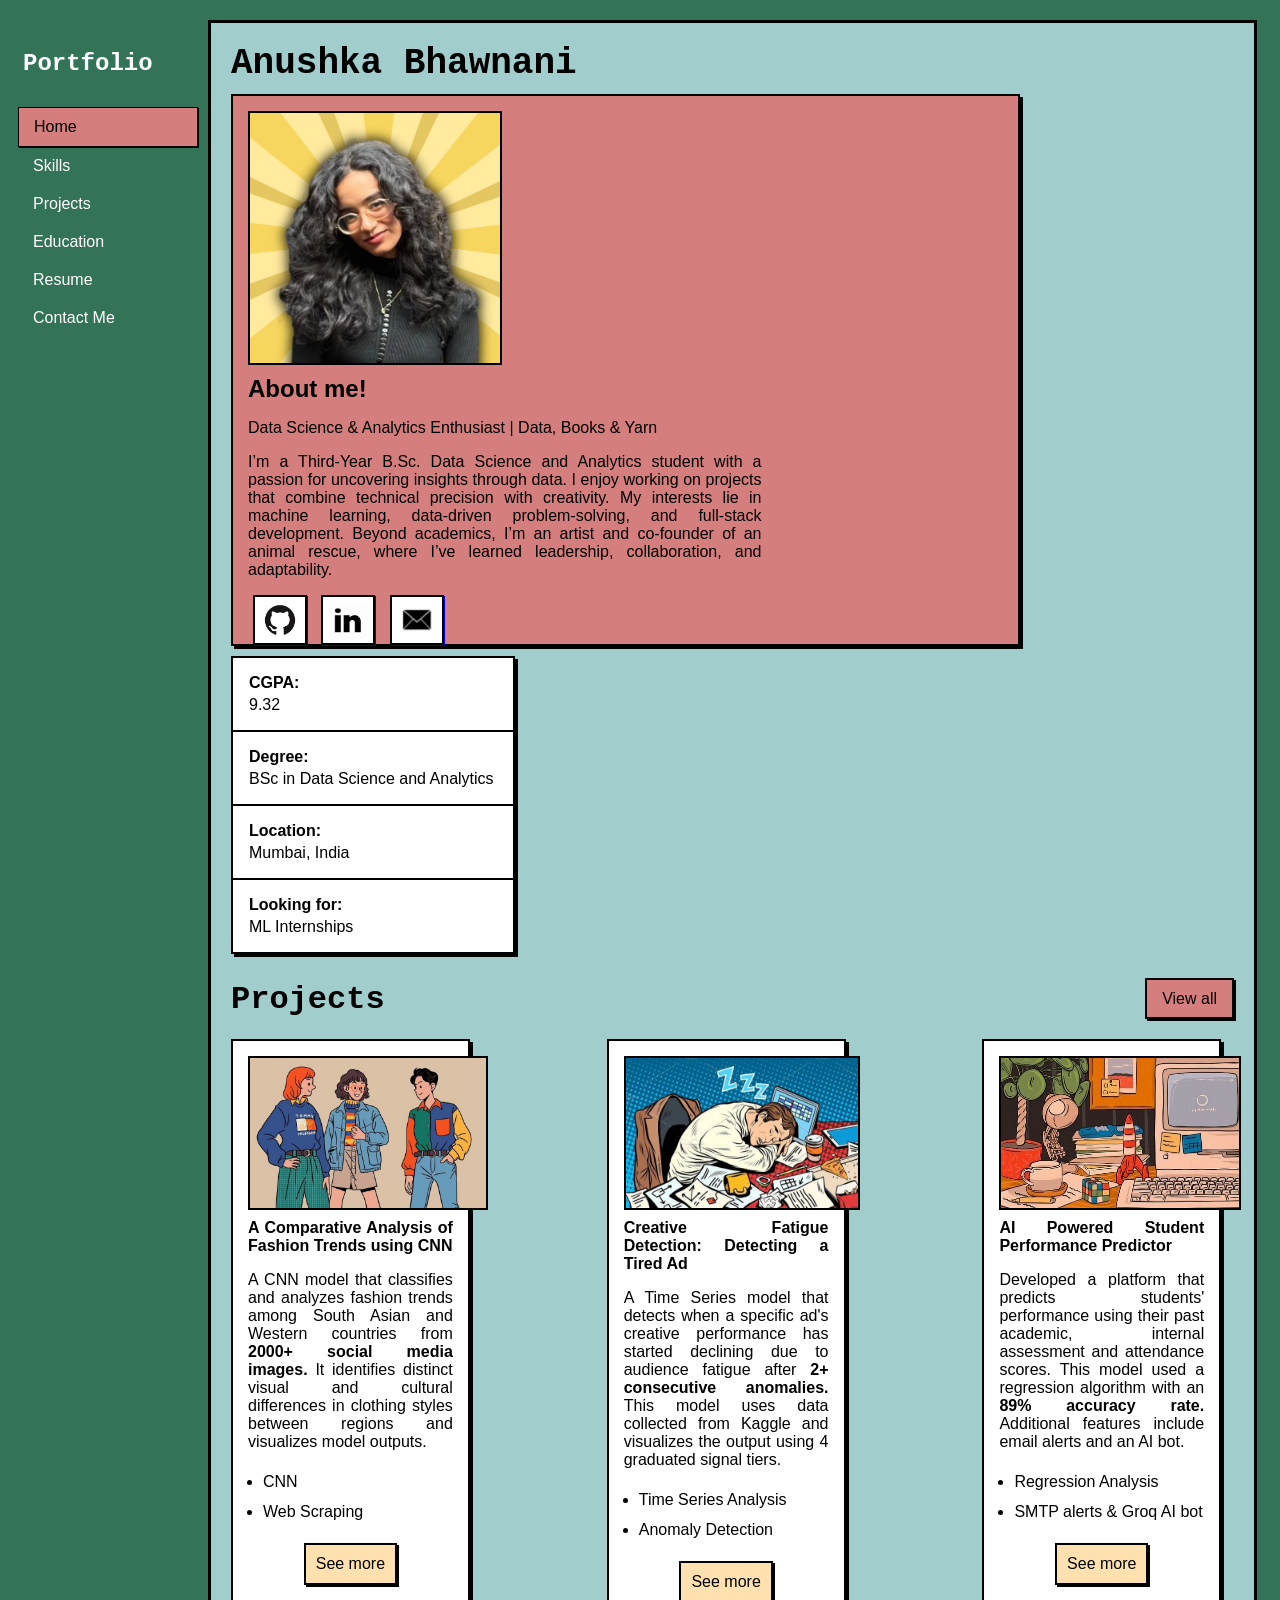
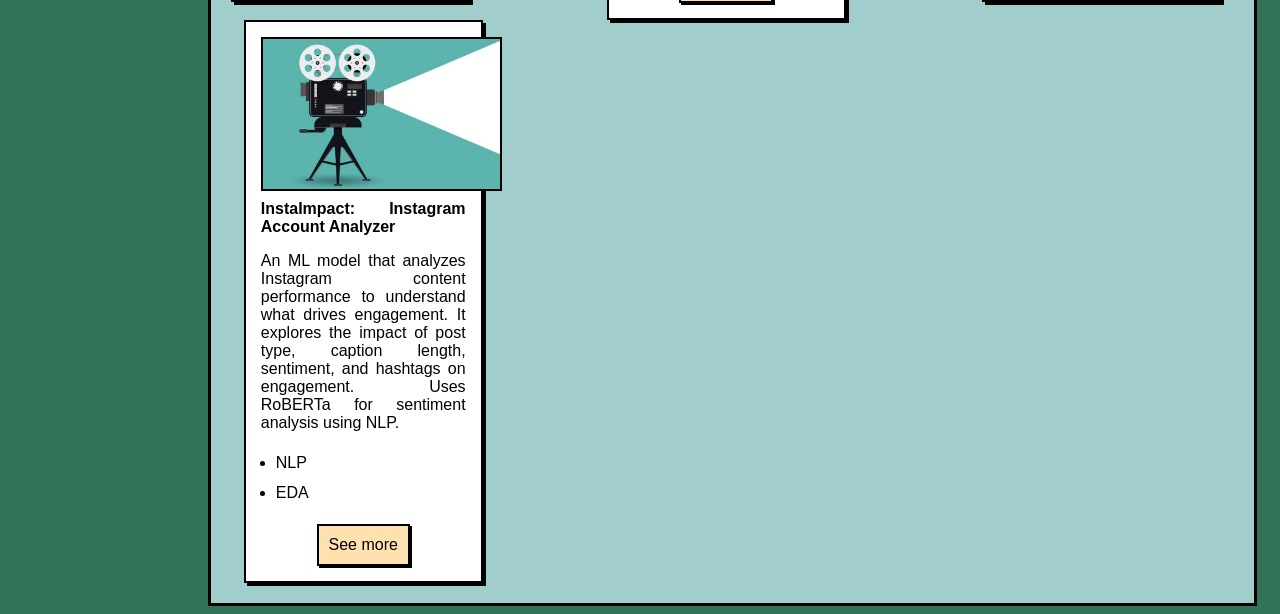
<file: index.html>
<!DOCTYPE html>
<html lang="en">
<head>
  <meta charset="UTF-8">
  <meta name="viewport" content="width=device-width, initial-scale=0">
  <title>Anushka Bhawnani | Portfolio</title>
  <link rel="stylesheet" href="styles/styles.css">
  <link rel="shortcut icon" type="image/x-icon" href="assets/bow.ico">
</head>
<body>
  <button class="menu-toggle" aria-controls="site-sidebar" aria-expanded="false">☰ Menu</button>
  <div class="sidebar" id="site-sidebar" aria-hidden="true">
      <h2 class="title">Portfolio</h2>
      <a href="index.html" class="active">Home</a>
      <a href="skills.html">Skills</a>
      <a href="https://github.com/anushkabhawnani" target="_blank">Projects</a>
      <a href="education.html">Education</a>
      <a href="assets/Anushka Bhawnani Resume.pdf" download="Anushka Bhawnani Resume">Resume</a>
      <a href="contact.html">Contact Me</a>
    </div>
  <div class="sidebar-overlay" hidden></div>
  <div class="main-body">
    <h1 class="name">Anushka Bhawnani</h1>
    <div class="summary-info">
      <div class="image-div">
      <img src="assets/linkedin pfp.png" alt="profile-picture" class="profile-pic"/></div>
      <div class="info-div">
      <h2>About me!</h2>
      <p>Data Science & Analytics Enthusiast | Data, Books & Yarn</p>
      <p>I’m a Third-Year B.Sc. Data Science and Analytics student with a passion for uncovering insights through data. I enjoy working on projects that combine technical precision with creativity. My interests lie in machine learning, data-driven problem-solving, and full-stack development. Beyond academics, I’m an artist and co-founder of an animal rescue, where I’ve learned leadership, collaboration, and adaptability.</p>
      <div class="contact-me">
        <a href="https://github.com/anushkabhawnani" target="_blank" style="text-decoration: none;">
        <img class="contact-img"src="assets/github.png" alt="github"></a>
        <a href="https://www.linkedin.com/in/anushka-bhawnani-0a3207316/" target="_blank">
        <img class="contact-img" src="assets/linkedin.jpeg" alt="linkedin"></a>
        <a href="mailto: anushkaiscoding@gmail.com" target="_blank">
        <img class="contact-img" src="assets/email.jpeg" alt="email"></a>

      </div>
    </div>
  </div>

    <div class="skills">
      <div class="summary-row">
        <b>CGPA:</b>
        <p>9.32</p>
      </div>
      <div class="summary-row">
        <b>Degree:</b>
        <p>BSc in Data Science and Analytics</p>
      </div>
      <div class="summary-row">
        <b>Location:</b>
        <p>Mumbai, India</p>
      </div>
      <div class="summary-row">
        <b>Looking for:</b>
        <p>ML Internships</p>
      </div>
    </div>

    <div class="projects">
      <h1 style="display: inline-block;">Projects</h1>
      <div class="view-all-div">
        <a href="https://github.com/anushkabhawnani" target="_blank">View all</a>
      </div>
      <div style="display: block;">
      <div class="card" style="margin-left: 0px;">
        <div class="card-image">
          <img src="assets/fashion retro.jpeg" alt="three people in fashionable clothing conversing" class="project-image">
        </div>
        <div class="card-info">
          <b>A Comparative Analysis of Fashion Trends using CNN</b>
          <p>A CNN model that classifies and analyzes fashion trends among South Asian and Western countries from <b>2000+ social media images.</b> It identifies distinct visual and cultural differences in clothing styles between regions and visualizes model outputs.</p>
          <ul>
            <li>CNN</li>
            <li>Web Scraping</li>
          </ul>
        </div>
        <a href="https://github.com/anushkabhawnani/fashion-trend-analysis" target="_blank" class="seemore-button" style="text-align: center;">See more</a>
      </div>
      <div class="card">
        <div class="card-image">
          <img src="assets/creative fatigue retro.jpeg" alt="a man dozing off on a pile of work" class="project-image">
        </div>
        <div class="card-info">
          <b>Creative Fatigue Detection: Detecting a Tired Ad</b>
          <p>A Time Series model that detects when a specific ad's creative performance has started declining due to audience fatigue after <b>2+ consecutive anomalies.</b> This model uses data collected from Kaggle and visualizes the output using 4 graduated signal tiers.</p>
          <ul>
            <li>Time Series Analysis</li>
            <li>Anomaly Detection</li>
          </ul>
        </div>
        <a href="https://github.com/anushkabhawnani/creative-fatigue-detection"target="_blank" class="seemore-button" style="text-align: center;">See more</a>
      </div>
      <div class="card">
        <div class="card-image">
          <img src="assets/student retro.jpeg" alt="casette retro" class="project-image">
        </div>
        <div class="card-info">
          <b>AI Powered Student Performance Predictor</b>
          <p>Developed a platform that predicts students' performance using their past academic, internal assessment and attendance scores. This model used a regression algorithm with an <b>89% accuracy rate.</b> Additional features include email alerts and an AI bot.</p>
          <ul>
            <li>Regression Analysis</li>
            <li>SMTP alerts & Groq AI bot</li>
          </ul>
        </div>
        <a href="https://github.com/anushkabhawnani/student-performance" target="_blank" class="seemore-button" style="text-align: center;">See more</a>
      </div>
      <div class="card" style="margin-right: 0px;">
        <div class="card-image">
          <img src="assets/instagram retro.jpeg" alt="bell and howell camera retro" class="project-image">
        </div>
        <div class="card-info">
          <b>InstaImpact: Instagram Account Analyzer</b>
          <p>An ML model that analyzes Instagram content performance to understand what drives engagement. It explores the impact of post type, caption length, sentiment, and hashtags on engagement. Uses RoBERTa for sentiment analysis using NLP.</p>
          <ul>
            <li>NLP</li>
            <li>EDA</li>
          </ul>
        </div>
        <a href="https://github.com/anushkabhawnani/instaimpact" target="_blank" class="seemore-button" style="text-align: center;">See more</a>
      </div>
      </div>
    </div>
  </div>
  <script>
    (function() {
      var toggleButton = document.querySelector('.menu-toggle');
      var sidebar = document.getElementById('site-sidebar');
      var overlay = document.querySelector('.sidebar-overlay');

      if (!toggleButton || !sidebar || !overlay) return;

      function openSidebar() {
        sidebar.classList.add('open');
        sidebar.setAttribute('aria-hidden', 'false');
        toggleButton.setAttribute('aria-expanded', 'true');
        overlay.removeAttribute('hidden');
        document.body.style.overflow = 'hidden';
      }

      function closeSidebar() {
        sidebar.classList.remove('open');
        sidebar.setAttribute('aria-hidden', 'true');
        toggleButton.setAttribute('aria-expanded', 'false');
        overlay.setAttribute('hidden', '');
        document.body.style.overflow = '';
      }

      toggleButton.addEventListener('click', function() {
        if (sidebar.classList.contains('open')) {
          closeSidebar();
        } else {
          openSidebar();
        }
      });

      overlay.addEventListener('click', closeSidebar);

      document.addEventListener('keydown', function(e) {
        if (e.key === 'Escape' && sidebar.classList.contains('open')) {
          closeSidebar();
        }
      });

      Array.prototype.forEach.call(sidebar.querySelectorAll('a'), function(link) {
        link.addEventListener('click', closeSidebar);
      });
    })();
  </script>
</body>
</html>
</file>
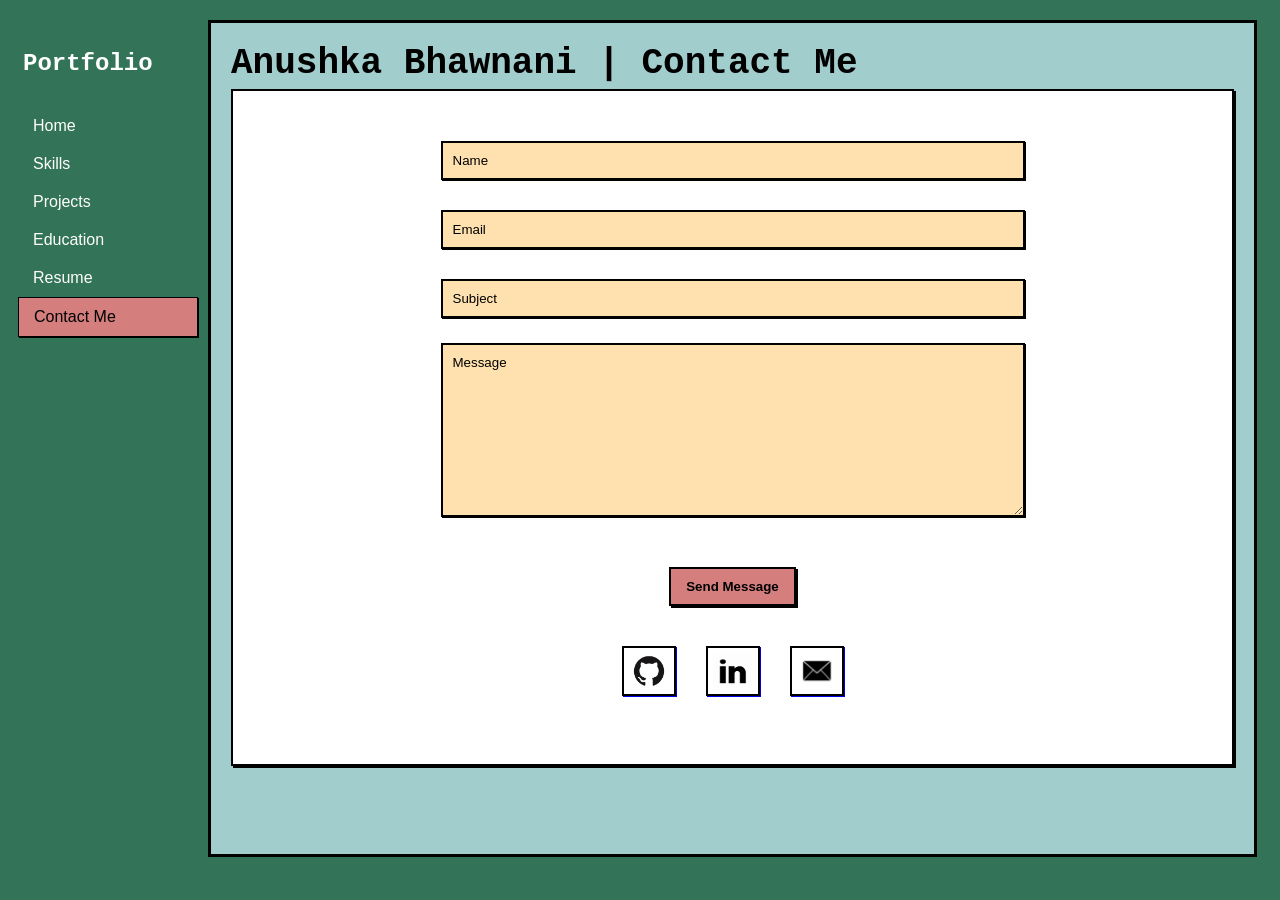
<file: contact.html>
<!DOCTYPE html>
<html lang="en">
<head>
  <meta charset="UTF-8">
  <meta name="viewport" content="width=device-width, initial-scale=1.0">
  <title>Anushka Bhawnani | Portfolio</title>
  <link rel="stylesheet" href="styles/styles.css">
  <link rel="shortcut icon" type="image/x-icon" href="assets/bow.ico">
</head>
<body>
  <button class="menu-toggle" aria-controls="site-sidebar" aria-expanded="false">☰ Menu</button>
  <div class="sidebar" id="site-sidebar" aria-hidden="true">
      <h2 class="title">Portfolio</h2>
      <a href="index.html">Home</a>
      <a href="skills.html">Skills</a>
      <a href="https://github.com/anushkabhawnani" target="_blank">Projects</a>
      <a href="education.html">Education</a>
      <a href="assets/Anushka Bhawnani Resume.pdf" download="Anushka Bhawnani Resume">Resume</a>
      <a href="contact.html" class="active">Contact Me</a>
    </div>

    <div class="sidebar-overlay" hidden></div>
  <div class="main-body" style="min-height: 93vh;">
    <h1 class="name">Anushka Bhawnani | Contact Me</h1>

  <div class="contact-container">
    <form action="https://formcarry.com/s/j09RBOIUssn" method="POST" class="formcarry-form">
      <input type="text" id="name" name="name" placeholder="Name">

      <input type="email" id="email" name="email" placeholder="Email" required>

      <input type="text" id="subject" name="subject" style="margin-bottom: 0px;" required placeholder="Subject">

      <textarea id="message" name="message" rows="5" required placeholder="Message"></textarea>

      <button type="submit">Send Message</button>
    </form>
      <div class="contact-icons">
        <a href="https://github.com/anushkabhawnani" target="_blank" style="text-decoration: none;">
        <img class="contact-img"src="assets/github.png" alt="github"></a>
        <a href="https://www.linkedin.com/in/anushka-bhawnani-0a3207316/" target="_blank">
        <img class="contact-img" src="assets/linkedin.jpeg" alt="linkedin"></a>
        <a href="mailto: anushkaiscoding@gmail.com" target="_blank">
        <img class="contact-img" src="assets/email.jpeg" alt="email"></a>

      </div>
  </div>

    
  </div>
  <script>
    (function() {
      var toggleButton = document.querySelector('.menu-toggle');
      var sidebar = document.getElementById('site-sidebar');
      var overlay = document.querySelector('.sidebar-overlay');

      if (!toggleButton || !sidebar || !overlay) return;

      function openSidebar() {
        sidebar.classList.add('open');
        sidebar.setAttribute('aria-hidden', 'false');
        toggleButton.setAttribute('aria-expanded', 'true');
        overlay.removeAttribute('hidden');
        document.body.style.overflow = 'hidden';
      }

      function closeSidebar() {
        sidebar.classList.remove('open');
        sidebar.setAttribute('aria-hidden', 'true');
        toggleButton.setAttribute('aria-expanded', 'false');
        overlay.setAttribute('hidden', '');
        document.body.style.overflow = '';
      }

      toggleButton.addEventListener('click', function() {
        if (sidebar.classList.contains('open')) {
          closeSidebar();
        } else {
          openSidebar();
        }
      });

      overlay.addEventListener('click', closeSidebar);

      document.addEventListener('keydown', function(e) {
        if (e.key === 'Escape' && sidebar.classList.contains('open')) {
          closeSidebar();
        }
      });

      Array.prototype.forEach.call(sidebar.querySelectorAll('a'), function(link) {
        link.addEventListener('click', closeSidebar);
      });
    })();
  </script>
</body>
</html>
</file>
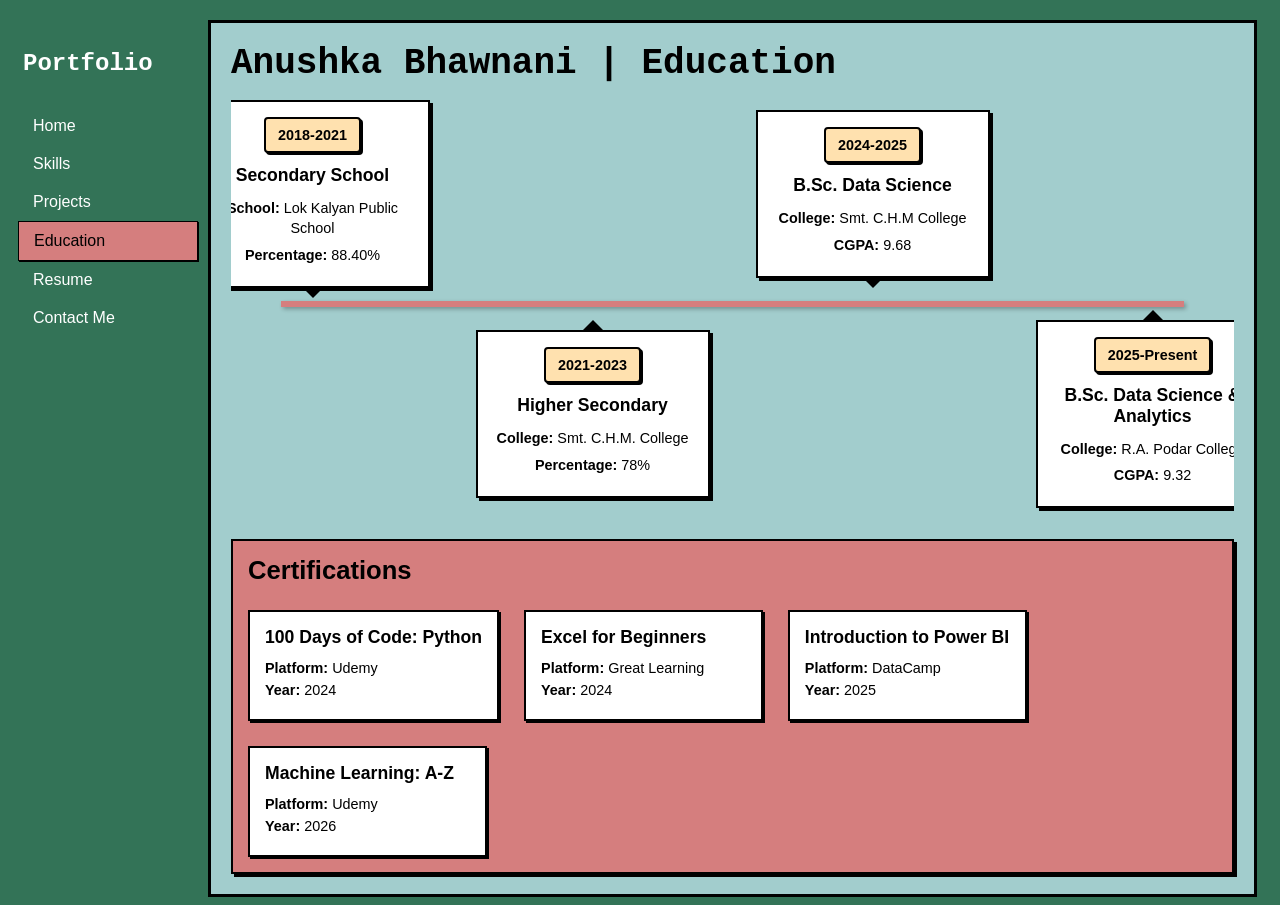
<file: education.html>
<!DOCTYPE html>
<html lang="en">
<head>
  <meta charset="UTF-8">
  <meta name="viewport" content="width=device-width, initial-scale=1.0">
  <title>Anushka Bhawnani | Portfolio</title>
  <link rel="stylesheet" href="styles/styles.css">
  <link rel="shortcut icon" type="image/x-icon" href="assets/bow.ico">
</head>
<body>
  <button class="menu-toggle" aria-controls="site-sidebar" aria-expanded="false">☰ Menu</button>
  <div class="sidebar" id="site-sidebar" aria-hidden="true">
      <h2 class="title">Portfolio</h2>
      <a href="index.html">Home</a>
      <a href="skills.html">Skills</a>
      <a href="https://github.com/anushkabhawnani" target="_blank">Projects</a>
      <a href="education.html" class="active">Education</a>
      <a href="assets/Anushka Bhawnani Resume.pdf" download="Anushka Bhawnani Resume">Resume</a>
      <a href="contact.html">Contact Me</a>
    </div>
  <div class="sidebar-overlay" hidden></div>
  <div class="main-body">
    <h1 class="name" style="margin-bottom: 0px;">Anushka Bhawnani | Education</h1>

    <div class="horizontal-timeline">
      <!-- Timeline Line -->
      <div class="timeline-line-horizontal"></div>
      
      <!-- 2018-2021 -->
      <div class="timeline-item-horizontal">
        <div class="timeline-card-horizontal">
          <div class="timeline-date-horizontal">2018-2021</div>
          <div class="timeline-content-horizontal">
            <h3>Secondary School</h3>
            <p><strong>School:</strong> Lok Kalyan Public School</p>
            <p><strong>Percentage:</strong> 88.40%</p>
          </div>
        </div>
      </div>

      <!-- 2021-2023 -->
      <div class="timeline-item-horizontal">
        <div class="timeline-card-horizontal">
          <div class="timeline-date-horizontal">2021-2023</div>
          <div class="timeline-content-horizontal">
            <h3>Higher Secondary</h3>
            <p><strong>College:</strong> Smt. C.H.M. College</p>
            <p><strong>Percentage:</strong> 78%</p>
          </div>
        </div>
      </div>

      <!-- 2024-2025 -->
      <div class="timeline-item-horizontal">
        <div class="timeline-card-horizontal">
          <div class="timeline-date-horizontal">2024-2025</div>
          <div class="timeline-content-horizontal">
            <h3>B.Sc. Data Science</h3>
            <p><strong>College:</strong> Smt. C.H.M College</p>
            <p><strong>CGPA:</strong> 9.68</p>
          </div>
        </div>
      </div>

      <!-- 2025-Present -->
      <div class="timeline-item-horizontal">
        <div class="timeline-card-horizontal">
          <div class="timeline-date-horizontal">2025-Present</div>
          <div class="timeline-content-horizontal">
            <h3>B.Sc. Data Science & Analytics</h3>
            <p><strong>College:</strong> R.A. Podar College</p>
            <p><strong>CGPA:</strong> 9.32</p>
          </div>
        </div>
      </div>
    </div>

    <!-- Certifications Section -->
    <div class="certifications-section">
      <h2>Certifications</h2>
      <div class="certifications-grid">
        <div class="certification-card">
          <h4>100 Days of Code: Python</h4>
          <p><strong>Platform:</strong> Udemy</p>
          <p><strong>Year:</strong> 2024</p>
        </div>
        <div class="certification-card">
          <h4>Excel for Beginners</h4>
          <p><strong>Platform:</strong> Great Learning</p>
          <p><strong>Year:</strong> 2024</p>
        </div>
        <div class="certification-card">
          <h4>Introduction to Power BI</h4>
          <p><strong>Platform:</strong> DataCamp</p>
          <p><strong>Year:</strong> 2025</p>
        </div>
        <div class="certification-card">
          <h4>Machine Learning: A-Z</h4>
          <p><strong>Platform:</strong> Udemy</p>
          <p><strong>Year:</strong> 2026</p>
        </div>
      </div>
    </div>
  </div>
  <script>
    (function() {
      var toggleButton = document.querySelector('.menu-toggle');
      var sidebar = document.getElementById('site-sidebar');
      var overlay = document.querySelector('.sidebar-overlay');

      if (!toggleButton || !sidebar || !overlay) return;

      function openSidebar() {
        sidebar.classList.add('open');
        sidebar.setAttribute('aria-hidden', 'false');
        toggleButton.setAttribute('aria-expanded', 'true');
        overlay.removeAttribute('hidden');
        document.body.style.overflow = 'hidden';
      }

      function closeSidebar() {
        sidebar.classList.remove('open');
        sidebar.setAttribute('aria-hidden', 'true');
        toggleButton.setAttribute('aria-expanded', 'false');
        overlay.setAttribute('hidden', '');
        document.body.style.overflow = '';
      }

      toggleButton.addEventListener('click', function() {
        if (sidebar.classList.contains('open')) {
          closeSidebar();
        } else {
          openSidebar();
        }
      });

      overlay.addEventListener('click', closeSidebar);

      document.addEventListener('keydown', function(e) {
        if (e.key === 'Escape' && sidebar.classList.contains('open')) {
          closeSidebar();
        }
      });

      Array.prototype.forEach.call(sidebar.querySelectorAll('a'), function(link) {
        link.addEventListener('click', closeSidebar);
      });
    })();
  </script>
</body>
</html>
</file>
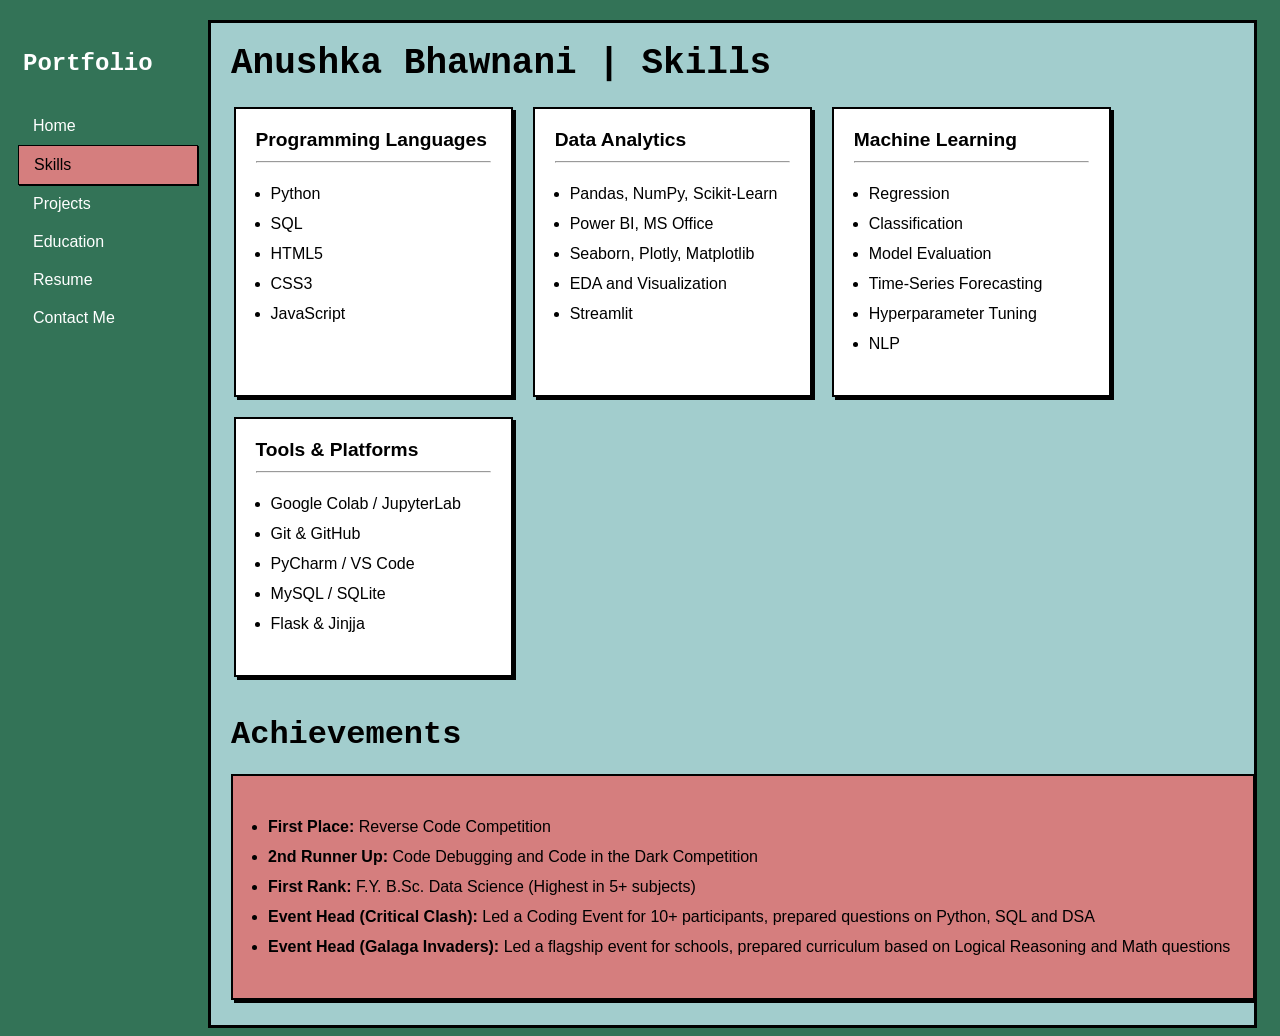
<file: skills.html>
<!DOCTYPE html>
<html lang="en">
<head>
  <meta charset="UTF-8">
  <meta name="viewport" content="width=device-width, initial-scale=1.0">
  <title>Anushka Bhawnani | Portfolio</title>
  <link rel="stylesheet" href="styles/styles.css">
  <link rel="shortcut icon" type="image/x-icon" href="assets/bow.ico">
</head>
<body>
  <button class="menu-toggle" aria-controls="site-sidebar" aria-expanded="false">☰ Menu</button>
  <div class="sidebar" id="site-sidebar" aria-hidden="true">
      <h2 class="title">Portfolio</h2>
      <a href="index.html">Home</a>
      <a href="skills.html" class="active">Skills</a>
      <a href="https://github.com/anushkabhawnani" target="_blank">Projects</a>
      <a href="education.html">Education</a>
      <a href="assets/Anushka Bhawnani Resume.pdf" download="Anushka Bhawnani Resume">Resume</a>
      <a href="contact.html">Contact Me</a>
    </div>
    <div class="sidebar-overlay" hidden></div>
  <div class="main-body">
    <h1 class="name">Anushka Bhawnani | Skills</h1>
    
    <div class="skills-retro-container">
      <div class="skills-retro-card">
        <h2>Programming Languages</h2>
        <hr>
        <ul>
          <li>Python</li>
          <li>SQL</li>
          <li>HTML5</li>
          <li>CSS3</li>
          <li>JavaScript</li>
        </ul>
      </div>
      <div class="skills-retro-card">
        <h2>Data Analytics</h2>
        <hr>
        <ul>
          <li>Pandas, NumPy, Scikit-Learn</li>
          <li>Power BI, MS Office</li>
          <li>Seaborn, Plotly, Matplotlib</li>
          <li>EDA and Visualization</li>
          <li>Streamlit</li>
        </ul>
      </div>
      <div class="skills-retro-card">
        <h2>Machine Learning</h2>
        <hr>
        <ul>
          <li>Regression</li>
          <li>Classification</li>
          <li>Model Evaluation</li>
          <li>Time-Series Forecasting</li>
          <li>Hyperparameter Tuning</li>
          <li>NLP</li>
        </ul>
      </div>
      <div class="skills-retro-card">
        <h2>Tools & Platforms</h2>
        <hr>
        <ul>
          <li>Google Colab / JupyterLab</li>
          <li>Git & GitHub</li>
          <li>PyCharm / VS Code</li>
          <li>MySQL / SQLite</li>
          <li>Flask & Jinjja</li>
        </ul>
      </div>
      <div>
      <h1 style="font-family: 'Courier New', Courier, monospace;">Achievements</h1>
      <div class="achievements">
        <ul>
          <li><b>First Place:</b> Reverse Code Competition</li>
          <li><b>2nd Runner Up:</b> Code Debugging and Code in the Dark Competition</li>
          <li><b>First Rank:</b> F.Y. B.Sc. Data Science (Highest in 5+ subjects)</li>
          <li><b>Event Head (Critical Clash):</b> Led a Coding Event for 10+ participants, prepared questions on Python, SQL and DSA</li>
          <li><b>Event Head (Galaga Invaders):</b> Led a flagship event for schools, prepared curriculum based on Logical Reasoning and Math questions</li>
        </ul>
      </div>
      </div>
    </div>
  </div>
  <script>
    (function() {
      var toggleButton = document.querySelector('.menu-toggle');
      var sidebar = document.getElementById('site-sidebar');
      var overlay = document.querySelector('.sidebar-overlay');

      if (!toggleButton || !sidebar || !overlay) return;

      function openSidebar() {
        sidebar.classList.add('open');
        sidebar.setAttribute('aria-hidden', 'false');
        toggleButton.setAttribute('aria-expanded', 'true');
        overlay.removeAttribute('hidden');
        document.body.style.overflow = 'hidden';
      }

      function closeSidebar() {
        sidebar.classList.remove('open');
        sidebar.setAttribute('aria-hidden', 'true');
        toggleButton.setAttribute('aria-expanded', 'false');
        overlay.setAttribute('hidden', '');
        document.body.style.overflow = '';
      }

      toggleButton.addEventListener('click', function() {
        if (sidebar.classList.contains('open')) {
          closeSidebar();
        } else {
          openSidebar();
        }
      });

      overlay.addEventListener('click', closeSidebar);

      document.addEventListener('keydown', function(e) {
        if (e.key === 'Escape' && sidebar.classList.contains('open')) {
          closeSidebar();
        }
      });

      Array.prototype.forEach.call(sidebar.querySelectorAll('a'), function(link) {
        link.addEventListener('click', closeSidebar);
      });
    })();
  </script>
</body>
</html>
</file>
<file: styles/styles.css>
:root {
  --beige: #FFE1AF;
  --light-blue: #A2CDCD;
  --reddish: #D57E7E;
  --dark-green: #337357;

}

body {
  background-color: var(--dark-green);
  font-family: Arial, Helvetica, sans-serif;
}

[hidden] {
  display: none !important;
}

.main-body {
  background-color: var(--light-blue);
  border: 3px solid black;
  flex: 1;
  padding: 20px;
  box-sizing: border-box;
  text-align: justify;
  margin: 20px 15px 0px 200px;
  overflow-x: hidden;
}

.skills {
  display: inline-block;
  background-color: white;
  border: 2px solid black;
  margin: 5px 0;
  vertical-align: top;
  box-shadow: 3px 3px 0 black;
  width: 100%;
  max-width: 280px;          
}

.summary-row {
  display: flex;
  flex-direction: column;    
  gap: 0.25rem;
  padding: 1rem;
  text-align: left; 
}

.summary-row + .summary-row {
  border-top: 2px solid black;
}

.summary-row p {
  margin: 0;
}

.summary-info {
  display: inline-block; 
  background-color: var(--reddish);
  border: 2px solid black;
  max-width: 59vw;
  padding: 15px 15px 5px 15px;
  margin: 5px 10px 5px 0px;
  vertical-align: top;
  box-shadow: 3px 3px;
  min-height: 18vw;
}

h2, h3 {
  margin: 0px;
  
}

.name {
  margin-bottom: 5px;
  margin-top: 0px;
  font-size: 36px;
  font-weight: 1500;
  font-family: 'Courier New', Courier, monospace;
}

.sidebar {
  width: 200px;
  height: 100vh;
  color: white;
  box-sizing: border-box;
  position: fixed;
}

.menu-toggle {
  display: none;
  padding: 8px 12px;
  border: 2px solid black;
  background-color: var(--reddish);
  color: black;
  box-shadow: 2px 2px black;
  font-weight: bold;
  cursor: pointer;
}

.sidebar > a {
  display: block;
  padding: 10px 15px;
  text-decoration: none;
  color: white;
  margin: 0px 10px;
}

.sidebar > .active {
  display: block;
  padding: 10px 15px;
  text-decoration: none;
  color: black;
  background-color: var(--reddish);
  border: 1px solid black;
  margin: 0px 10px;
  box-shadow: 1px 1px black;
}

.sidebar > a:hover {
  display: block;
  padding: 10px 15px;
  text-decoration: none;
  color: black;
  background-color: var(--light-blue);
  border: 1px solid black;
  margin: 0px 10px;
  box-shadow: 2px 2px;
}

.sidebar > a:active {
  display: block;
  padding: 10px 15px;
  text-decoration: none;
  color: black;
  background-color: var(--beige);
  border: 1px solid black;
  margin: 0px 10px;
  box-shadow: 2px 2px;
}

.title {
  margin: 30px 15px;
  display: inline-block;
  font-family: 'Courier New', Courier, monospace;
}

.profile-pic {
  width: 250px;
  height: auto;
  border: 2px solid black;
  display: inline-block;
  vertical-align: top;
}

.image-div {
  display: inline-block;
  vertical-align: top;
  margin-right: 15px;
}

.info-div {
  display: inline-block;
  vertical-align: top;
  max-width: 68%;
  margin-bottom: -10px;
  padding-top: 10px;;
}

ul {
  padding-left: 15px;
}

li {
  padding: 6px 0px;
}

.seemore-button {
  text-decoration: none;
  box-shadow: 2px 2px black;
  padding: 10px;
  color: black;
  background-color: var(--beige);
  margin: -15px auto;
  border: 2px solid black;
  display: block;
  width: max-content;
  transition: background-color 0.2s ease, color 0.2s ease, box-shadow 0.2s ease;
  margin-top: 5px;
}

.seemore-button:hover {
  text-decoration: none;
  box-shadow: 2px 2px black;
  padding: 10px;
  color: white;
  background-color: var(--dark-green);
  margin: -15px auto;
  border: 2px solid black;
  margin-top: 5px;
}

.seemore-button:active {
  text-decoration: none;
  box-shadow: 2px 2px black;
  padding: 10px;
  color: black;
  background-color: var(--reddish);
  margin: -15px auto;
  border: 2px solid black;
  margin-top: 5px;
}

.card {
  display: inline-block;
  width: 16vw;
  background-color: white;
  border: 2px solid black;
  box-shadow: 3px 3px;
  padding: 15px;
  vertical-align: top;
  margin: 0px 1vw;
  padding-bottom: 30px;
}

.card-info {
  margin-bottom: 15px;
}

.card-image {
  text-align: center;
}

.project-image {
  max-width: 250px;
  max-height: 150px;
  border: 2px solid black;
  object-fit: contain;
  margin-bottom: 5px;
}

.view-all-div {
  display: inline-block;
  margin-left: auto;
}

.view-all-div:hover {
  display: inline-block;
  margin-left: auto;
}

.view-all-div > a {
  text-decoration: none;
  box-shadow: 2px 2px black;
  padding: 10px 15px;
  color: black;
  background-color: var(--reddish);
  border: 2px solid black;
}

.view-all-div > a:hover {
  text-decoration: none;
  box-shadow: 2px 2px black;
  padding: 10px 15px;
  color: white;
  background-color: var(--dark-green);
  border: 2px solid black;
}

/* Projects header layout: title left, view-all right */
.projects {
  display: flex;
  align-items: center;
  justify-content: space-between;
  flex-wrap: wrap;
}

.projects > h1 {
  font-family: 'Courier New', Courier, monospace;
}

/* Ensure the cards row drops beneath the header row */
.projects > div:last-child {
  width: 100%;
}

.project-image {
  width: auto;
}

.contact-img {
  max-width: 40px;
  max-height: 40px;
  background-color: white;
  padding: 5px;
  border: 2px solid black;
  margin: 0px 5px;
  box-shadow: 1px 1px;
}

.contact-me {
  display: inline-block;
  vertical-align: bottom;
  max-width: 50%;
  margin-right: 15px;
  vertical-align: bottom;
}

.contact-me a {
  text-decoration: none;
  display: inline-block;
  transition: transform 0.2s ease;
}

.contact-me a:hover {
  transform: scale(1.1);
}

.contact-me a:active {
  transform: scale(0.95);
}

/* Skills Page CSS */

.skills-retro-container {
  display: flex;
  flex-wrap: wrap;
  gap: 15px;
  margin-top: 20px;
  justify-content: left;
}

.skills-retro-card {
  display: inline-block;
  background-color: white;
  border: 2px solid black;
  box-shadow: 3px 3px;
  padding: 20px;
  font-family: Arial, Helvetica, sans-serif;
  vertical-align: top;
  width: 235px;
  margin: 0.2vw;
  min-height: 200px;
  transition: 0.2s ease;
}

.skills-retro-card:hover {
  display: inline-block;
  background-color: white;
  border: 2px solid black;
  box-shadow: 3px 3px;
  padding: 20px;
  font-family: Arial, Helvetica, sans-serif;
  vertical-align: top;
  width: 235px;
  margin: 0.2vw;
  min-height: 200px;
  transform: scale(1.05);
}

.skills-retro-card h2 {
  margin: 0 0 10px 0;
  font-size: 1.2rem;
  font-weight: bold;
}

.achievements {
  background-color: var(--reddish);
  padding: 20px;
  box-shadow: 3px 3px black;
  border: 2px solid black;
  min-width: 80vw;
  margin-bottom: 5px;
  transition: 0.2s ease;
  flex: 1 1 300px; /* make it resize like other cards */
  box-sizing: border-box;
  width: 100%;
}

.achievements:hover {
  background-color: var(--reddish);
  padding: 20px;
  box-shadow: 3px 3px black;
  border: 2px solid black;
  min-width: 80vw;
  margin-bottom: 5px;
  transform: scale(1.02)
}

/* Contact Page CSS */

.contact-container {
  background-color: white;
  border: 2px solid black;
  box-shadow: 2px 2px;
  padding: 35px 20px;
  min-height: 67vh;
  display: flex;
  flex-direction: column;
  align-items: center;
}

.contact-container form {
  display: flex;
  flex-direction: column;
  align-items: center;
  width: 100%;
  max-width: 600px;
}

input {
  display: block;
  padding: 10px;
  width: 560px;
  margin: 15px 0px;
  border: 2px solid black;
  box-shadow: 1px 1px;
  background-color: var(--beige);
}

::placeholder {
  color: black;
  font-family: Arial, Helvetica, sans-serif;
}

button {
  display: block;
  text-align: center;
  margin: 25px auto;
  padding: 10px 15px;
  background-color: var(--reddish);
  border: 2px solid black;
  box-shadow: 2px 2px;
  cursor: pointer;
  font-weight: bold;
  transition: 0.2s ease;
  color: black;
}

button:hover {
  background-color: var(--dark-green);
  transform: scale(1.1);
  box-shadow: 2px 2px;
  color: white;
}

textarea {
  display: block;
  padding: 10px;
  width: 560px;
  height: 150px;
  margin: 25px 0px;
  border: 2px solid black;
  box-shadow: 1px 1px;
  resize: vertical;
  background-color: var(--beige);
}

.contact-icons {
  display: flex;
  justify-content: center;
  align-items: center;
  gap: 20px;
  margin-top: 15px;
  margin-bottom: 0px;
  width: 100%;
  align-self: stretch;
  text-align: center;
  margin-left: auto;
  margin-right: auto;
}

/* Strong centering specifically for the contact page layout */
.contact-container .contact-icons {
  width: 100%;
  max-width: 600px;
  justify-content: center !important;
  margin: 15px auto 0;
}

.contact-icons a {
  text-decoration: none;
  display: inline-block;
  transition: transform 0.2s ease;
  display: inline-flex;
  align-items: center;
  justify-content: center;
}

.contact-icons a:hover {
  transform: scale(1.1);
}

.contact-icons a:active {
  transform: scale(0.95);
}

.contact-img {
  max-width: 40px;
  max-height: 40px;
  background-color: white;
  padding: 5px;
  border: 2px solid black;
  box-shadow: 1px 1px;
}

/* Education Page CSS - Horizontal Timeline */

.horizontal-timeline {
  position: relative;
  margin: 0px;
  padding: 20px;
  overflow-x: auto;
  min-height: 400px;
  display: flex;
  align-items: center;
  justify-content: center;
}

.timeline-line-horizontal {
  position: absolute;
  top: 50%;
  left: 50px;
  right: 50px;
  height: 6px;
  background: var(--reddish);
  transform: translateY(-50%);
  box-shadow: 2px 2px 4px rgba(0, 0, 0, 0.3);
  z-index: 1;
}

.timeline-item-horizontal {
  position: relative;
  display: flex;
  flex-direction: column;
  align-items: center;
  margin: 0 40px;
  z-index: 2;
  min-width: 200px;
}

/* Alternate cards above and below timeline */
.timeline-item-horizontal:nth-child(even) .timeline-card-horizontal {
  margin-top: -170px;
  margin-bottom: 50px;
}

.timeline-item-horizontal:nth-child(odd) .timeline-card-horizontal {
  margin-top: 50px;
  margin-bottom: -170px;
}

.timeline-card-horizontal {
  background: white;
  border: 2px solid black;
  box-shadow: 3px 3px;
  padding: 15px;
  position: relative;
  min-height: 120px;
  width: 200px;
  text-align: center;
  transition: 0.2s ease;
}

.timeline-card-horizontal:hover {
  background: white;
  border: 2px solid black;
  box-shadow: 3px 3px;
  padding: 15px;
  position: relative;
  min-height: 120px;
  width: 200px;
  text-align: center;
  transform: scale(1.1)
}

/* Arrow pointing down for cards above timeline */
.timeline-item-horizontal:nth-child(odd) .timeline-card-horizontal::before {
  content: '';
  position: absolute;
  bottom: 100%;
  left: 50%;
  width: 0;
  height: 0;
  border: 12px solid transparent;
  border-bottom-color: black;
  transform: translateX(-50%);
}

/* Arrow pointing up for cards below timeline */
.timeline-item-horizontal:nth-child(even) .timeline-card-horizontal::before {
  content: '';
  position: absolute;
  top: 100%;
  left: 50%;
  width: 0;
  height: 0;
  border: 12px solid transparent;
  border-top-color: black;
  transform: translateX(-50%);
}

.timeline-date-horizontal {
  background: var(--beige);
  color: black;
  padding: 8px 12px;
  font-weight: bold;
  font-size: 0.9rem;
  border: 2px solid black;
  box-shadow: 2px 2px;
  display: inline-block;
  margin-bottom: 12px;
  border-radius: 4px;
}

.timeline-content-horizontal h3 {
  margin: 0 0 12px 0;
  font-size: 1.1rem;
  font-weight: bold;
  color: black;
}

.timeline-content-horizontal p {
  margin: 6px 0;
  font-size: 0.9rem;
  line-height: 1.4;
}

.timeline-content-horizontal strong {
  color: black;
}

/* Certifications Section */
.certifications-section {
  margin-top: 15px;
  padding: 15px;
  background: var(--reddish);
  border: 2px solid black;
  box-shadow: 3px 3px;
}

.certifications-section h2 {
  margin: 0 0 25px 0;
  font-size: 1.6rem;
  font-weight: bold;
  color: black;
  text-align: left;
}

.certifications-grid {
  display: flex;
  gap: 25px;
  justify-content: left;
  flex-wrap: wrap;
}

.certification-card {
  background: white;
  border: 2px solid black;
  padding: 15px;
  min-width: 16vw;
  text-align: left;
  box-shadow: 2px 2px;
  transition: 0.2s ease;
}

.certification-card:hover {
  background: white;
  border: 2px solid black;
  padding: 15px;
  min-width: 16vw;
  text-align: left;
  box-shadow: 2px 2px;
  transform: scale(1.05);
}

.certification-card h4 {
  margin: 0 0 12px 0;
  font-size: 1.1rem;
  font-weight: bold;
  color: black;
}

.certification-card p {
  margin: 6px 0;
  font-size: 0.9rem;
}

.certification-card strong {
  color: black;
}

/* Responsive design for horizontal timeline */
@media (max-width: 768px) {
  .horizontal-timeline {
    padding: 30px 10px;
    flex-direction: column;
    gap: 30px;
    min-height: auto;
  }
  
  .timeline-line-horizontal {
    position: absolute;
    height: 6px;
    left: 0%;
    background: var(--reddish);
    transform: translateY(-50%);
    box-shadow: 2px 2px 4px rgba(0, 0, 0, 0.3);
    z-index: 1;
    transform:rotate(90deg);
  }
  
  .timeline-item-horizontal {
    margin: 0;
    width: 100%;
    max-width: 300px;
  }
  
  .timeline-dot-horizontal {
    display: none;
  }
  
  /* Reset margins for mobile - all cards stack vertically */
  .timeline-item-horizontal:nth-child(odd) .timeline-card-horizontal,
  .timeline-item-horizontal:nth-child(even) .timeline-card-horizontal {
    margin-top: 15px;
    margin-bottom: 15px;
  }
  
  .timeline-card-horizontal {
    width: 100%;
  }
  
  .timeline-card-horizontal::before {
    display: none;
  }
  
  .certifications-grid {
    flex-direction: column;
    align-items: center;
  }
  
  .certification-card {
    width: 90%;
    max-width: 250px;
    margin-top: 10px;
    margin-bottom: 10px;
  }
}

@media (max-width: 480px) {
  .timeline-card-horizontal {
    padding: 12px;
    min-height: 100px;
  }
  
  .timeline-date-horizontal {
    font-size: 0.8rem;
    padding: 6px 10px;
  }
  
  .timeline-content-horizontal h3 {
    font-size: 1rem;
  }
  
  .timeline-content-horizontal p {
    font-size: 0.8rem;
  }
  
  .certification-card {
    width: 95%;
    padding: 15px;
  }
}

/* Home and global responsive tweaks */
@media (max-width: 992px) {
  body {
    overflow-x: hidden;
  }

  .sidebar {
    left: 0;
    top: 0;
    transform: translateX(-100%);
    transition: transform 0.3s ease;
    z-index: 1001;
    width: 220px;
    background-color: var(--dark-green);
    border-right: 2px solid black;
    box-shadow: 3px 0 0 0 black;
  }

  .sidebar.open {
    transform: translateX(0);
  }

  .menu-toggle {
    display: inline-block;
    top: 12px;
    left: 12px;
    z-index: 1002;
    margin: 10px;
  }

  .sidebar-overlay {
    position: fixed;
    inset: 0;
    background: rgba(0, 0, 0, 0.35);
    z-index: 1000;
  }

  .main-body {
    margin: 10px;
    margin-top: 0px;
  }

  /* Make all direct sections inside main-body align to the same width */
  .main-body div, .certifications-grid > .certification-card {
    display: block;
    width: 100%;
    max-width: 100%;
    margin-left: 0;
    margin-right: 0;
    box-sizing: border-box;
  }



  .card {
    padding-bottom: 15px;
  }

  .summary-info {
    display: block;
    width: auto;
    padding: 15px;
  }

  .image-div {
    display: block;
    margin-right: 0;
    text-align: center;
    margin-bottom: 10px;
  }

  .profile-pic {
    width: 60vw;
    max-width: 320px;
  }

  .info-div {
    display: block;
    max-width: 100%;
  }

  .skills, .card {
    display: block;
    max-width: 100%;
    width: auto;
  }

  .card {
    display: block;
    width: 100%;
    height: auto;
    margin: 10px 0;
  }

  .project-image {
    max-width: 100%;
    max-height: 100%;
    object-fit: contain;
  }

  .view-all-div {
    display: block;
    margin-left: 0;
    text-align: right;
  }

  /* Stack header then view-all below it on small screens */
  .projects {
    gap: 8px;
  }

  .projects .view-all-div {
    order: 2;
    width: 100%;
  }

  .projects > div:last-child {
    order: 3;
    width: 100%;
  }
}

@media (max-width: 600px) {
  .name {
    font-size: 32px;
  }

  .profile-pic {
    max-width: 100%;
    max-height: 100%;
    object-fit: contain;
  }

  input,
  textarea {
    width: 90%;
  }

  .skills-retro-card {
    max-width: 100%;
    margin-top: 20px;
  }


  .seemore-button {
    margin: 25px auto;
  }

  .seemore-button:hover {
    margin: 25px auto;
  }

  .contact-img {
    margin: 0px;
  }
}

/* Tablet layout: 2 cards per row */
@media (min-width: 601px) and (max-width: 992px) {
  .projects > div:last-child {
    display: flex !important;
    flex-wrap: wrap;
    gap: 20px;
  }

  .card {
    width: calc(50% - 10px);
    margin: 0;
    height: auto;
  }

  .project-image {
    width: 100%;
    height: auto;
    max-width: none;
    max-height: none;
  }

  .skills-retro-card {
    max-width: 100%;
    margin-top: 20px;
  }
}

/* Optional: keep desktop stable without mid-range overrides. If needed we can add targeted tweaks later. */

/* Large tablets / iPads in landscape (769px – 992px) */
@media (min-width: 769px) and (max-width: 992px) {
  .main-body {
    margin-left: 0; /* sidebar collapses via your existing code */
    margin: 10px;
  }

  .skills {
    max-width: 100%;
    margin-top: 15px;
  }

  .card {
    width: calc(50% - 15px); /* 2 per row */
  }
}

/* Disable hover scaling on touch/mobile for skills page */
@media (hover: none) and (pointer: coarse) {
  .skills-retro-card:hover {
    transform: none !important;
  }
}
</file>
